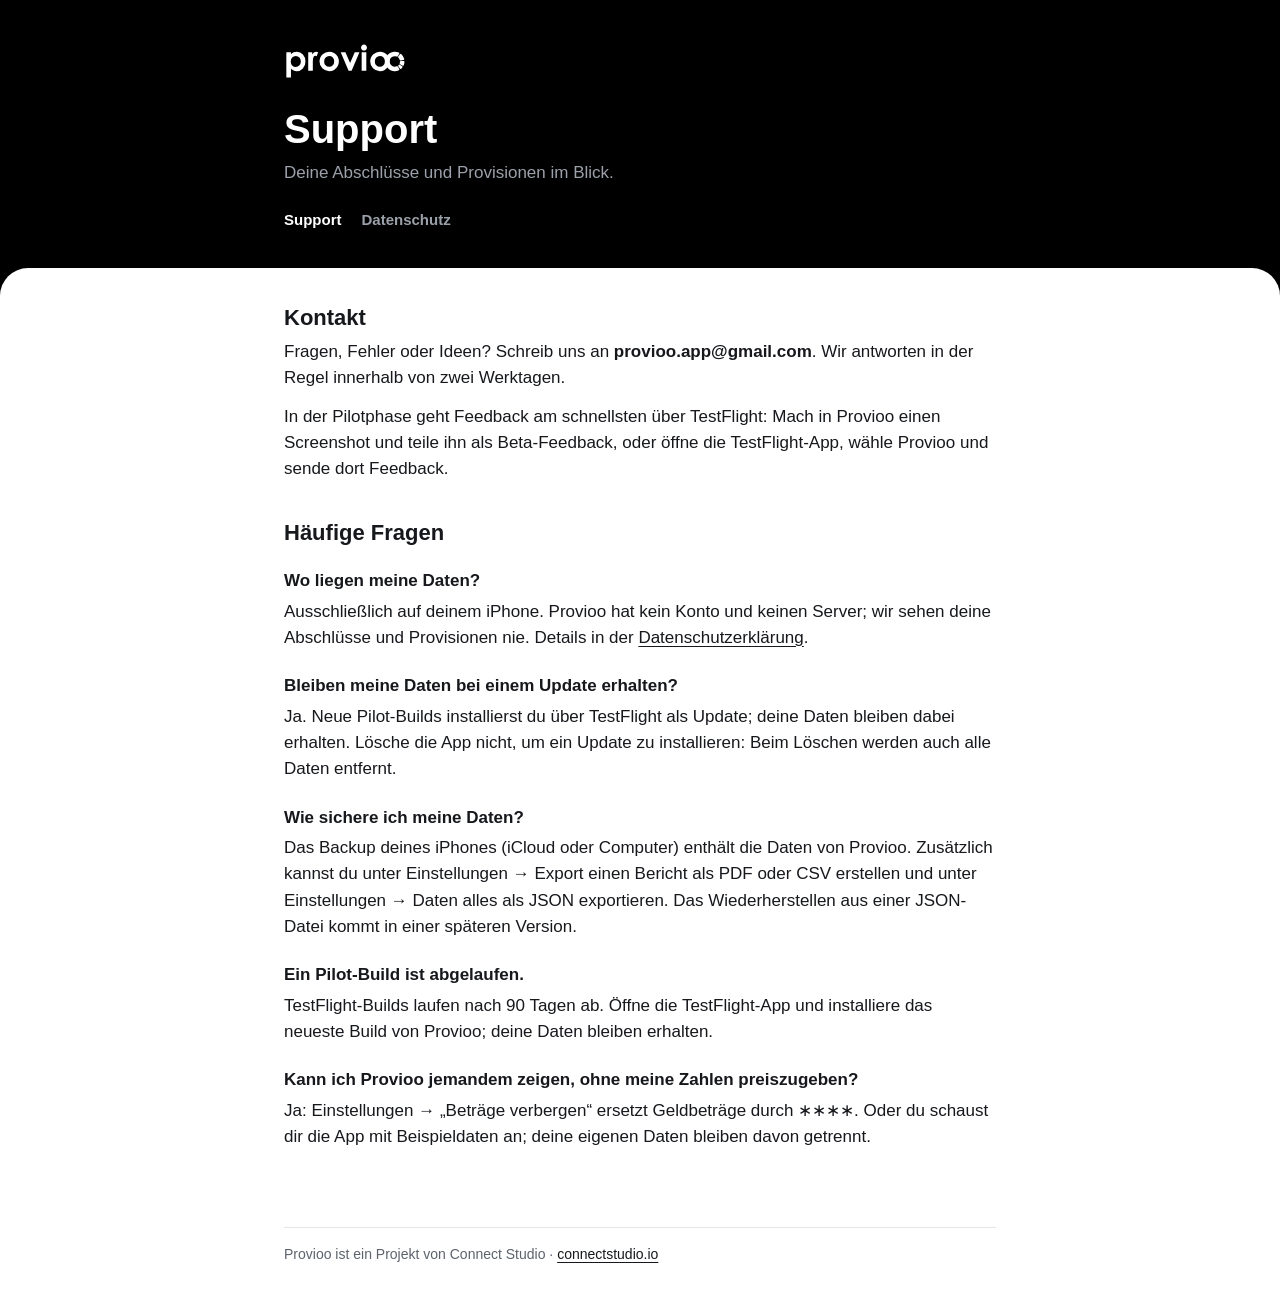
<file: index.html>
<!doctype html>
<html lang="de">
<head>
<meta charset="utf-8">
<meta name="viewport" content="width=device-width, initial-scale=1, viewport-fit=cover">
<meta name="theme-color" content="#000000">
<title>Provioo – Support</title>
<meta name="description" content="Support für Provioo, den Provisions- und Abschluss-Tracker für selbstständige Vertriebler.">
<link rel="stylesheet" href="style.css">
</head>
<body>
<header>
  <img src="wortmarke.svg" alt="Provioo">
  <h1>Support</h1>
  <p>Deine Abschlüsse und Provisionen im Blick.</p>
  <nav>
    <a href="index.html" aria-current="page">Support</a>
    <a href="datenschutz.html">Datenschutz</a>
  </nav>
</header>
<main>
<div class="content">

<h2>Kontakt</h2>
<p>Fragen, Fehler oder Ideen? Schreib uns an <span class="mail">provioo.app@gmail.com</span>. Wir antworten in der Regel
innerhalb von zwei Werktagen.</p>
<p>In der Pilotphase geht Feedback am schnellsten über TestFlight: Mach in Provioo einen Screenshot und teile ihn als
Beta-Feedback, oder öffne die TestFlight-App, wähle Provioo und sende dort Feedback.</p>

<h2>Häufige Fragen</h2>

<h3>Wo liegen meine Daten?</h3>
<p>Ausschließlich auf deinem iPhone. Provioo hat kein Konto und keinen Server; wir sehen deine Abschlüsse und
Provisionen nie. Details in der <a href="datenschutz.html">Datenschutzerklärung</a>.</p>

<h3>Bleiben meine Daten bei einem Update erhalten?</h3>
<p>Ja. Neue Pilot-Builds installierst du über TestFlight als Update; deine Daten bleiben dabei erhalten. Lösche die App
nicht, um ein Update zu installieren: Beim Löschen werden auch alle Daten entfernt.</p>

<h3>Wie sichere ich meine Daten?</h3>
<p>Das Backup deines iPhones (iCloud oder Computer) enthält die Daten von Provioo. Zusätzlich kannst du unter
Einstellungen → Export einen Bericht als PDF oder CSV erstellen und unter Einstellungen → Daten alles als JSON
exportieren. Das Wiederherstellen aus einer JSON-Datei kommt in einer späteren Version.</p>

<h3>Ein Pilot-Build ist abgelaufen.</h3>
<p>TestFlight-Builds laufen nach 90 Tagen ab. Öffne die TestFlight-App und installiere das neueste Build von Provioo;
deine Daten bleiben erhalten.</p>

<h3>Kann ich Provioo jemandem zeigen, ohne meine Zahlen preiszugeben?</h3>
<p>Ja: Einstellungen → „Beträge verbergen“ ersetzt Geldbeträge durch ∗∗∗∗. Oder du schaust dir die App mit
Beispieldaten an; deine eigenen Daten bleiben davon getrennt.</p>

</div>
</main>
<footer><div class="content">Provioo ist ein Projekt von Connect Studio · <a href="https://connectstudio.io">connectstudio.io</a></div></footer>
</body>
</html>
</file>
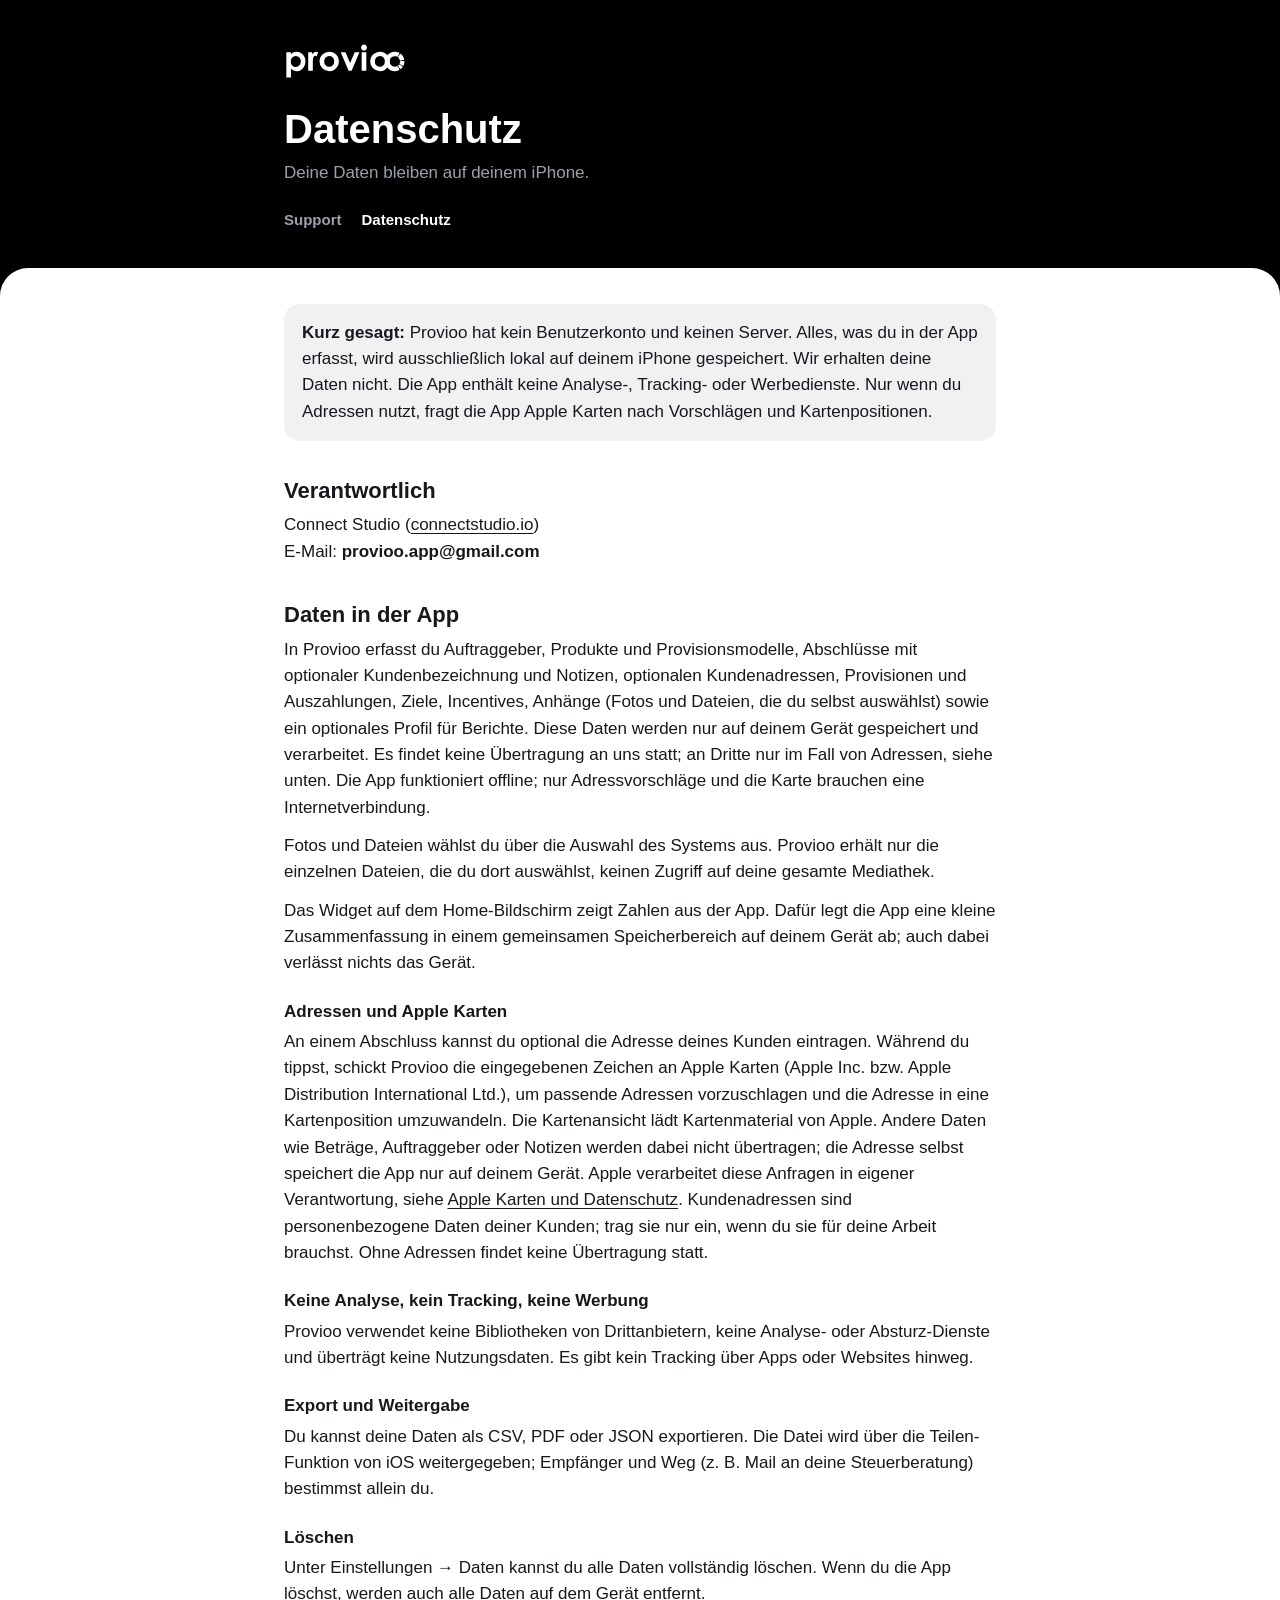
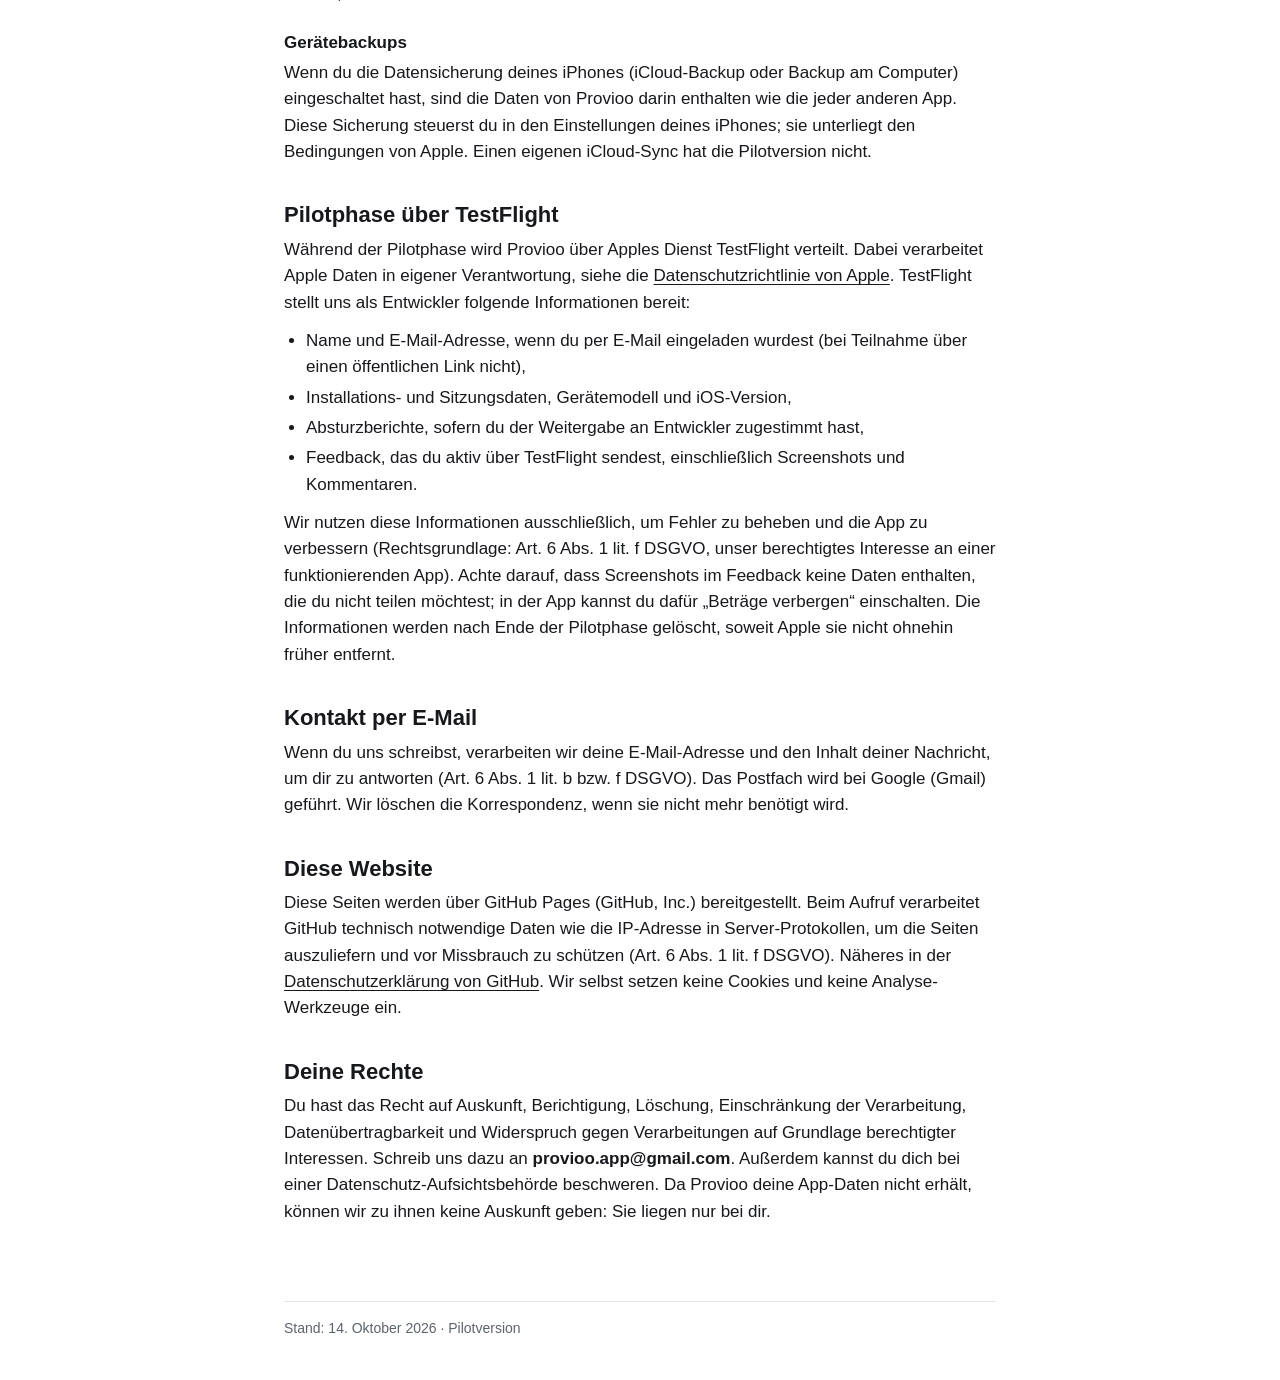
<file: datenschutz.html>
<!doctype html>
<html lang="de">
<head>
<meta charset="utf-8">
<meta name="viewport" content="width=device-width, initial-scale=1, viewport-fit=cover">
<meta name="theme-color" content="#000000">
<title>Provioo – Datenschutz</title>
<meta name="description" content="Datenschutzerklärung der iOS-App Provioo: Alle Daten bleiben lokal auf deinem iPhone.">
<link rel="stylesheet" href="style.css">
</head>
<body>
<header>
  <img src="wortmarke.svg" alt="Provioo">
  <h1>Datenschutz</h1>
  <p>Deine Daten bleiben auf deinem iPhone.</p>
  <nav>
    <a href="index.html">Support</a>
    <a href="datenschutz.html" aria-current="page">Datenschutz</a>
  </nav>
</header>
<main>
<div class="content">

<div class="note">
  <p><strong>Kurz gesagt:</strong> Provioo hat kein Benutzerkonto und keinen Server. Alles, was du in der App erfasst, wird
  ausschließlich lokal auf deinem iPhone gespeichert. Wir erhalten deine Daten nicht. Die App enthält keine Analyse-,
  Tracking- oder Werbedienste. Nur wenn du Adressen nutzt, fragt die App Apple Karten nach Vorschlägen und
  Kartenpositionen.</p>
</div>

<h2>Verantwortlich</h2>
<p>Connect Studio (<a href="https://connectstudio.io">connectstudio.io</a>)<br>
E-Mail: <span class="mail">provioo.app@gmail.com</span></p>

<h2>Daten in der App</h2>
<p>In Provioo erfasst du Auftraggeber, Produkte und Provisionsmodelle, Abschlüsse mit optionaler Kundenbezeichnung und
Notizen, optionalen Kundenadressen, Provisionen und Auszahlungen, Ziele, Incentives, Anhänge (Fotos und Dateien, die du
selbst auswählst) sowie ein optionales Profil für Berichte. Diese Daten werden nur auf deinem Gerät gespeichert und
verarbeitet. Es findet keine Übertragung an uns statt; an Dritte nur im Fall von Adressen, siehe unten. Die App
funktioniert offline; nur Adressvorschläge und die Karte brauchen eine Internetverbindung.</p>
<p>Fotos und Dateien wählst du über die Auswahl des Systems aus. Provioo erhält nur die einzelnen Dateien, die du dort
auswählst, keinen Zugriff auf deine gesamte Mediathek.</p>
<p>Das Widget auf dem Home-Bildschirm zeigt Zahlen aus der App. Dafür legt die App eine kleine Zusammenfassung in einem
gemeinsamen Speicherbereich auf deinem Gerät ab; auch dabei verlässt nichts das Gerät.</p>

<h3>Adressen und Apple Karten</h3>
<p>An einem Abschluss kannst du optional die Adresse deines Kunden eintragen. Während du tippst, schickt Provioo die
eingegebenen Zeichen an Apple Karten (Apple Inc. bzw. Apple Distribution International Ltd.), um passende Adressen
vorzuschlagen und die Adresse in eine Kartenposition umzuwandeln. Die Kartenansicht lädt Kartenmaterial von Apple.
Andere Daten wie Beträge, Auftraggeber oder Notizen werden dabei nicht übertragen; die Adresse selbst speichert die App
nur auf deinem Gerät. Apple verarbeitet diese Anfragen in eigener Verantwortung, siehe
<a href="https://www.apple.com/legal/privacy/data/de/apple-maps/">Apple Karten und Datenschutz</a>. Kundenadressen sind
personenbezogene Daten deiner Kunden; trag sie nur ein, wenn du sie für deine Arbeit brauchst. Ohne Adressen findet
keine Übertragung statt.</p>

<h3>Keine Analyse, kein Tracking, keine Werbung</h3>
<p>Provioo verwendet keine Bibliotheken von Drittanbietern, keine Analyse- oder Absturz-Dienste und überträgt keine
Nutzungsdaten. Es gibt kein Tracking über Apps oder Websites hinweg.</p>

<h3>Export und Weitergabe</h3>
<p>Du kannst deine Daten als CSV, PDF oder JSON exportieren. Die Datei wird über die Teilen-Funktion von iOS
weitergegeben; Empfänger und Weg (z. B. Mail an deine Steuerberatung) bestimmst allein du.</p>

<h3>Löschen</h3>
<p>Unter Einstellungen → Daten kannst du alle Daten vollständig löschen. Wenn du die App löschst, werden auch alle
Daten auf dem Gerät entfernt.</p>

<h3>Gerätebackups</h3>
<p>Wenn du die Datensicherung deines iPhones (iCloud-Backup oder Backup am Computer) eingeschaltet hast, sind die Daten
von Provioo darin enthalten wie die jeder anderen App. Diese Sicherung steuerst du in den Einstellungen deines iPhones;
sie unterliegt den Bedingungen von Apple. Einen eigenen iCloud-Sync hat die Pilotversion nicht.</p>

<h2>Pilotphase über TestFlight</h2>
<p>Während der Pilotphase wird Provioo über Apples Dienst TestFlight verteilt. Dabei verarbeitet Apple Daten in eigener
Verantwortung, siehe die <a href="https://www.apple.com/legal/privacy/de-ww/">Datenschutzrichtlinie von Apple</a>.
TestFlight stellt uns als Entwickler folgende Informationen bereit:</p>
<ul>
  <li>Name und E-Mail-Adresse, wenn du per E-Mail eingeladen wurdest (bei Teilnahme über einen öffentlichen Link nicht),</li>
  <li>Installations- und Sitzungsdaten, Gerätemodell und iOS-Version,</li>
  <li>Absturzberichte, sofern du der Weitergabe an Entwickler zugestimmt hast,</li>
  <li>Feedback, das du aktiv über TestFlight sendest, einschließlich Screenshots und Kommentaren.</li>
</ul>
<p>Wir nutzen diese Informationen ausschließlich, um Fehler zu beheben und die App zu verbessern (Rechtsgrundlage:
Art. 6 Abs. 1 lit. f DSGVO, unser berechtigtes Interesse an einer funktionierenden App). Achte darauf, dass Screenshots
im Feedback keine Daten enthalten, die du nicht teilen möchtest; in der App kannst du dafür „Beträge verbergen“
einschalten. Die Informationen werden nach Ende der Pilotphase gelöscht, soweit Apple sie nicht ohnehin früher entfernt.</p>

<h2>Kontakt per E-Mail</h2>
<p>Wenn du uns schreibst, verarbeiten wir deine E-Mail-Adresse und den Inhalt deiner Nachricht, um dir zu antworten
(Art. 6 Abs. 1 lit. b bzw. f DSGVO). Das Postfach wird bei Google (Gmail) geführt. Wir löschen die Korrespondenz, wenn
sie nicht mehr benötigt wird.</p>

<h2>Diese Website</h2>
<p>Diese Seiten werden über GitHub Pages (GitHub, Inc.) bereitgestellt. Beim Aufruf verarbeitet GitHub technisch
notwendige Daten wie die IP-Adresse in Server-Protokollen, um die Seiten auszuliefern und vor Missbrauch zu schützen
(Art. 6 Abs. 1 lit. f DSGVO). Näheres in der
<a href="https://docs.github.com/de/site-policy/privacy-policies/github-general-privacy-statement">Datenschutzerklärung von GitHub</a>.
Wir selbst setzen keine Cookies und keine Analyse-Werkzeuge ein.</p>

<h2>Deine Rechte</h2>
<p>Du hast das Recht auf Auskunft, Berichtigung, Löschung, Einschränkung der Verarbeitung, Datenübertragbarkeit und
Widerspruch gegen Verarbeitungen auf Grundlage berechtigter Interessen. Schreib uns dazu an
<span class="mail">provioo.app@gmail.com</span>. Außerdem kannst du dich bei einer Datenschutz-Aufsichtsbehörde
beschweren. Da Provioo deine App-Daten nicht erhält, können wir zu ihnen keine Auskunft geben: Sie liegen nur bei dir.</p>

</div>
</main>
<footer><div class="content">Stand: 14. Oktober 2026 · Pilotversion</div></footer>
</body>
</html>
</file>
<file: style.css>
:root {
  --header: #000;
  --on-header: #fff;
  --on-header-2: #9ba1aa;
  --sheet: #fff;
  --ground: #000;
  --text: #16181c;
  --text-2: #5d636c;
  --quiet: #f0f1f3;
  --line: #e3e5e8;
  --link: #16181c;
  color-scheme: light;
}
@media (prefers-color-scheme: dark) {
  :root {
    --on-header: #f5f5f7;
    --on-header-2: #8e8e93;
    --sheet: #1c1c1e;
    --text: #f5f5f7;
    --text-2: #a1a1a6;
    --quiet: #2c2c2e;
    --line: #38383a;
    --link: #f5f5f7;
    color-scheme: dark;
  }
}
* { box-sizing: border-box; }
html { background: var(--ground); }
body {
  margin: 0;
  background: var(--ground);
  color: var(--text);
  font: 17px/1.55 -apple-system, BlinkMacSystemFont, "Segoe UI", Roboto, "Helvetica Neue", Arial, sans-serif;
  -webkit-font-smoothing: antialiased;
}
header {
  color: var(--on-header);
  padding: 44px 24px 36px;
  max-width: 760px;
  margin: 0 auto;
}
header img { height: 34px; width: auto; display: block; }
header h1 {
  font-family: ui-rounded, -apple-system, BlinkMacSystemFont, sans-serif;
  font-size: clamp(30px, 6vw, 40px);
  line-height: 1.15;
  margin: 28px 0 8px;
  text-wrap: balance;
}
header p { color: var(--on-header-2); margin: 0; font-weight: 500; }
nav { display: flex; gap: 20px; margin-top: 22px; font-size: 15px; font-weight: 600; }
nav a { color: var(--on-header-2); text-decoration: none; }
nav a[aria-current] { color: var(--on-header); }
main {
  background: var(--sheet);
  border-radius: 28px 28px 0 0;
  min-height: 60vh;
  padding: 36px 24px 64px;
}
.content { max-width: 712px; margin: 0 auto; }
h2 {
  font-family: ui-rounded, -apple-system, BlinkMacSystemFont, sans-serif;
  font-size: 22px;
  line-height: 1.25;
  margin: 36px 0 8px;
  text-wrap: balance;
}
h2:first-child { margin-top: 0; }
h3 { font-size: 17px; margin: 22px 0 4px; }
p, ul { margin: 0 0 12px; }
ul { padding-left: 22px; }
li { margin-bottom: 4px; }
a { color: var(--link); text-underline-offset: 3px; }
.note {
  background: var(--quiet);
  border-radius: 16px;
  padding: 16px 18px;
  margin: 0 0 20px;
}
.note p:last-child { margin-bottom: 0; }
.mail { font-weight: 600; user-select: all; }
footer {
  background: var(--sheet);
  color: var(--text-2);
  font-size: 14px;
  padding: 0 24px 40px;
}
footer .content { border-top: 1px solid var(--line); padding-top: 16px; }
</file>
